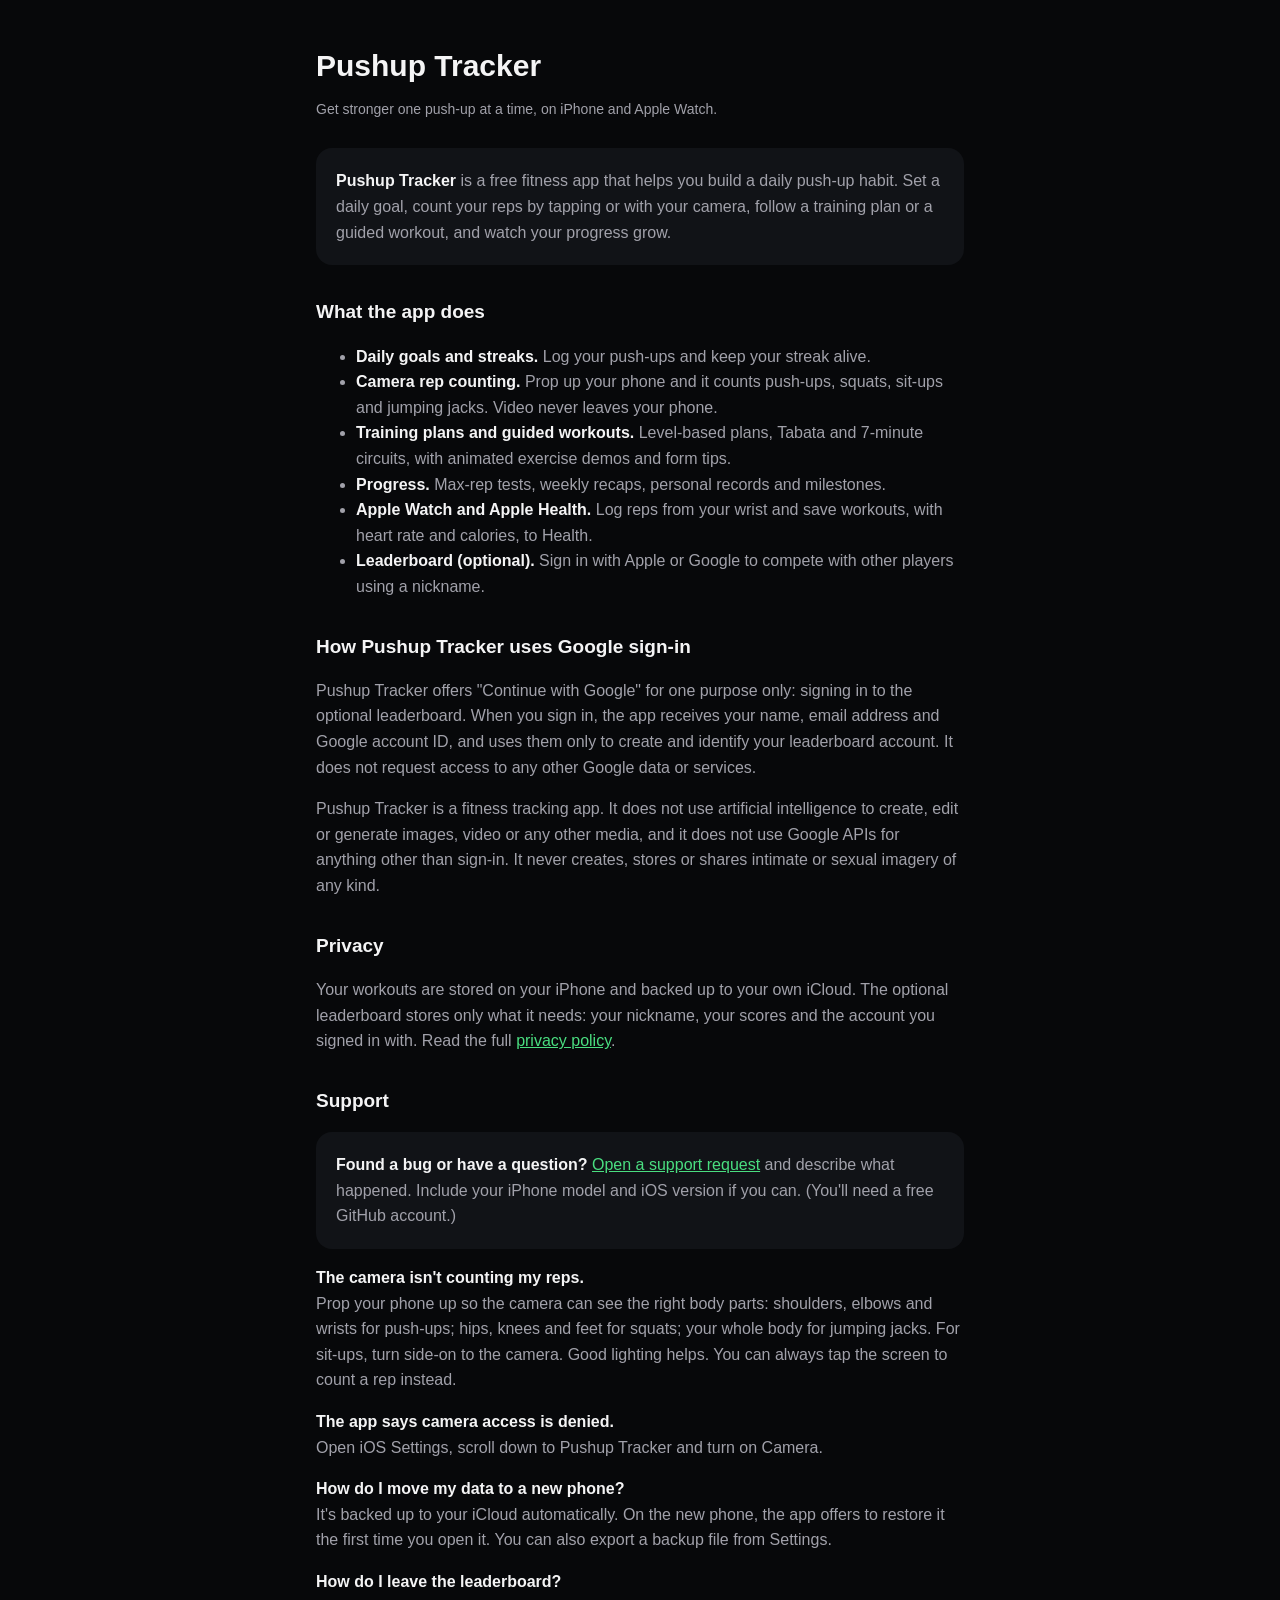
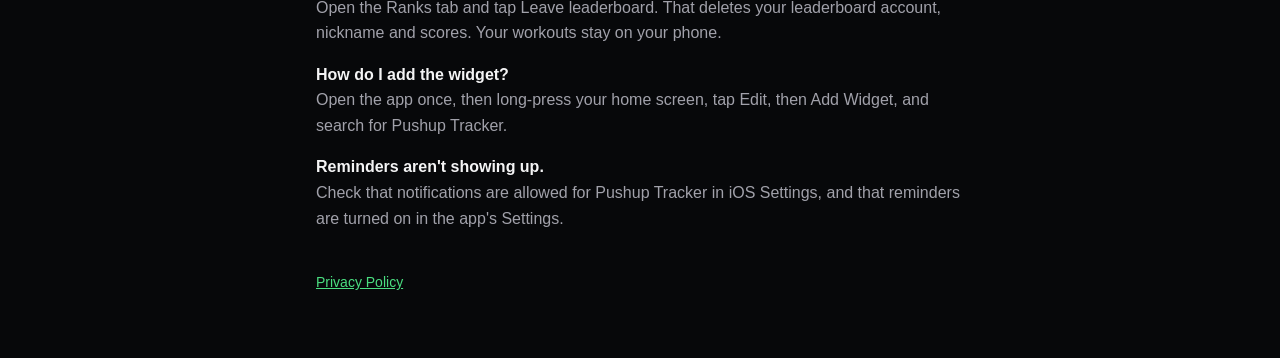
<file: index.html>
<!doctype html>
<html lang="en">
<head>
<meta charset="utf-8">
<meta name="viewport" content="width=device-width, initial-scale=1">
<title>Pushup Tracker: daily push-up tracker for iPhone</title>
<meta name="description" content="Pushup Tracker is an iPhone app that helps you build strength with daily push-up goals, camera rep counting, guided workouts and progress tracking.">
<link rel="stylesheet" href="style.css">
</head>
<body>
<main>
  <h1>Pushup Tracker</h1>
  <p class="updated">Get stronger one push-up at a time, on iPhone and Apple Watch.</p>

  <div class="card">
    <p><strong>Pushup Tracker</strong> is a free fitness app that helps you build a daily push-up habit. Set a daily goal, count your reps by tapping or with your camera, follow a training plan or a guided workout, and watch your progress grow.</p>
  </div>

  <h2>What the app does</h2>
  <ul>
    <li><strong>Daily goals and streaks.</strong> Log your push-ups and keep your streak alive.</li>
    <li><strong>Camera rep counting.</strong> Prop up your phone and it counts push-ups, squats, sit-ups and jumping jacks. Video never leaves your phone.</li>
    <li><strong>Training plans and guided workouts.</strong> Level-based plans, Tabata and 7-minute circuits, with animated exercise demos and form tips.</li>
    <li><strong>Progress.</strong> Max-rep tests, weekly recaps, personal records and milestones.</li>
    <li><strong>Apple Watch and Apple Health.</strong> Log reps from your wrist and save workouts, with heart rate and calories, to Health.</li>
    <li><strong>Leaderboard (optional).</strong> Sign in with Apple or Google to compete with other players using a nickname.</li>
  </ul>

  <h2>How Pushup Tracker uses Google sign-in</h2>
  <p>Pushup Tracker offers "Continue with Google" for one purpose only: signing in to the optional leaderboard. When you sign in, the app receives your name, email address and Google account ID, and uses them only to create and identify your leaderboard account. It does not request access to any other Google data or services.</p>
  <p>Pushup Tracker is a fitness tracking app. It does not use artificial intelligence to create, edit or generate images, video or any other media, and it does not use Google APIs for anything other than sign-in. It never creates, stores or shares intimate or sexual imagery of any kind.</p>

  <h2>Privacy</h2>
  <p>Your workouts are stored on your iPhone and backed up to your own iCloud. The optional leaderboard stores only what it needs: your nickname, your scores and the account you signed in with. Read the full <a href="privacy.html">privacy policy</a>.</p>

  <h2 id="support">Support</h2>
  <div class="card">
    <p><strong>Found a bug or have a question?</strong> <a href="https://github.com/Ogdenriver1/pushup-tracker-support/issues/new">Open a support request</a> and describe what happened. Include your iPhone model and iOS version if you can. (You'll need a free GitHub account.)</p>
  </div>

  <p><strong>The camera isn't counting my reps.</strong><br>
  Prop your phone up so the camera can see the right body parts: shoulders, elbows and wrists for push-ups; hips, knees and feet for squats; your whole body for jumping jacks. For sit-ups, turn side-on to the camera. Good lighting helps. You can always tap the screen to count a rep instead.</p>

  <p><strong>The app says camera access is denied.</strong><br>
  Open iOS Settings, scroll down to Pushup Tracker and turn on Camera.</p>

  <p><strong>How do I move my data to a new phone?</strong><br>
  It's backed up to your iCloud automatically. On the new phone, the app offers to restore it the first time you open it. You can also export a backup file from Settings.</p>

  <p><strong>How do I leave the leaderboard?</strong><br>
  Open the Ranks tab and tap Leave leaderboard. That deletes your leaderboard account, nickname and scores. Your workouts stay on your phone.</p>

  <p><strong>How do I add the widget?</strong><br>
  Open the app once, then long-press your home screen, tap Edit, then Add Widget, and search for Pushup Tracker.</p>

  <p><strong>Reminders aren't showing up.</strong><br>
  Check that notifications are allowed for Pushup Tracker in iOS Settings, and that reminders are turned on in the app's Settings.</p>

  <nav><a href="privacy.html">Privacy Policy</a></nav>
</main>
</body>
</html>
</file>
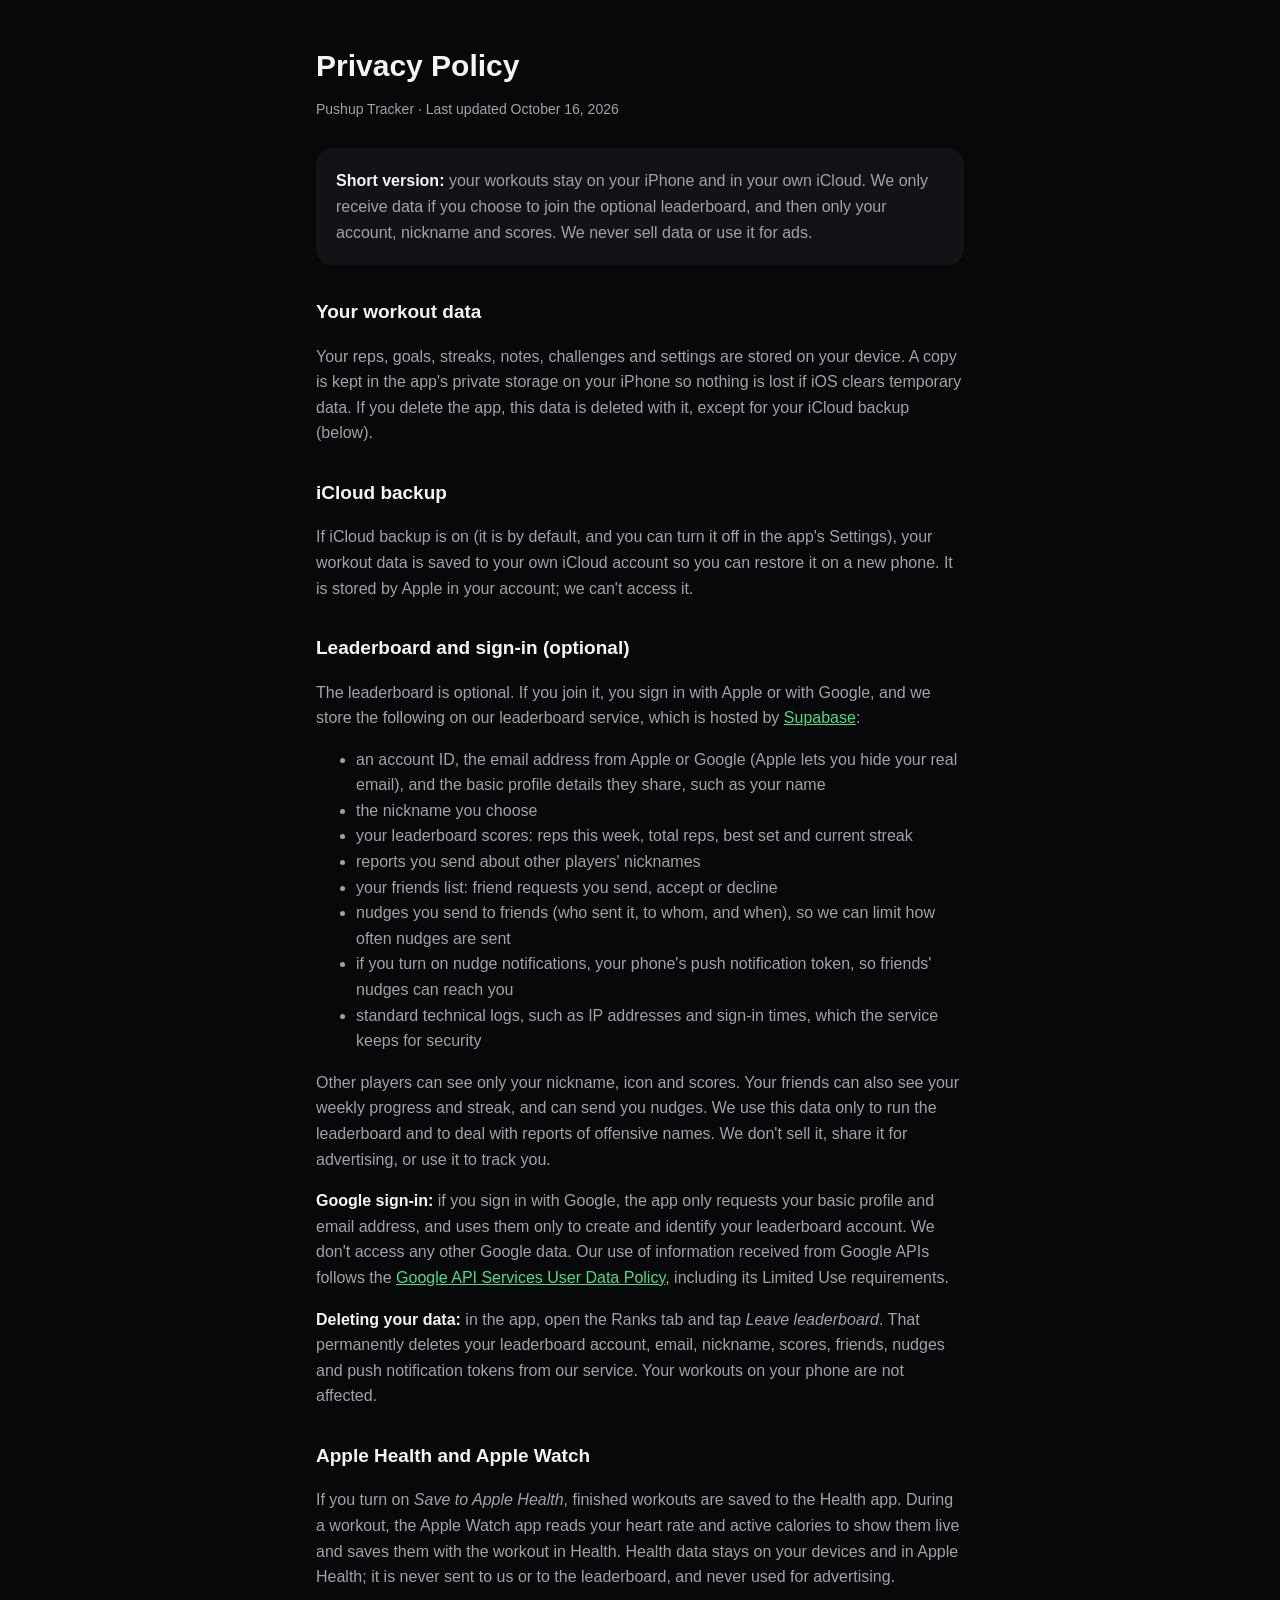
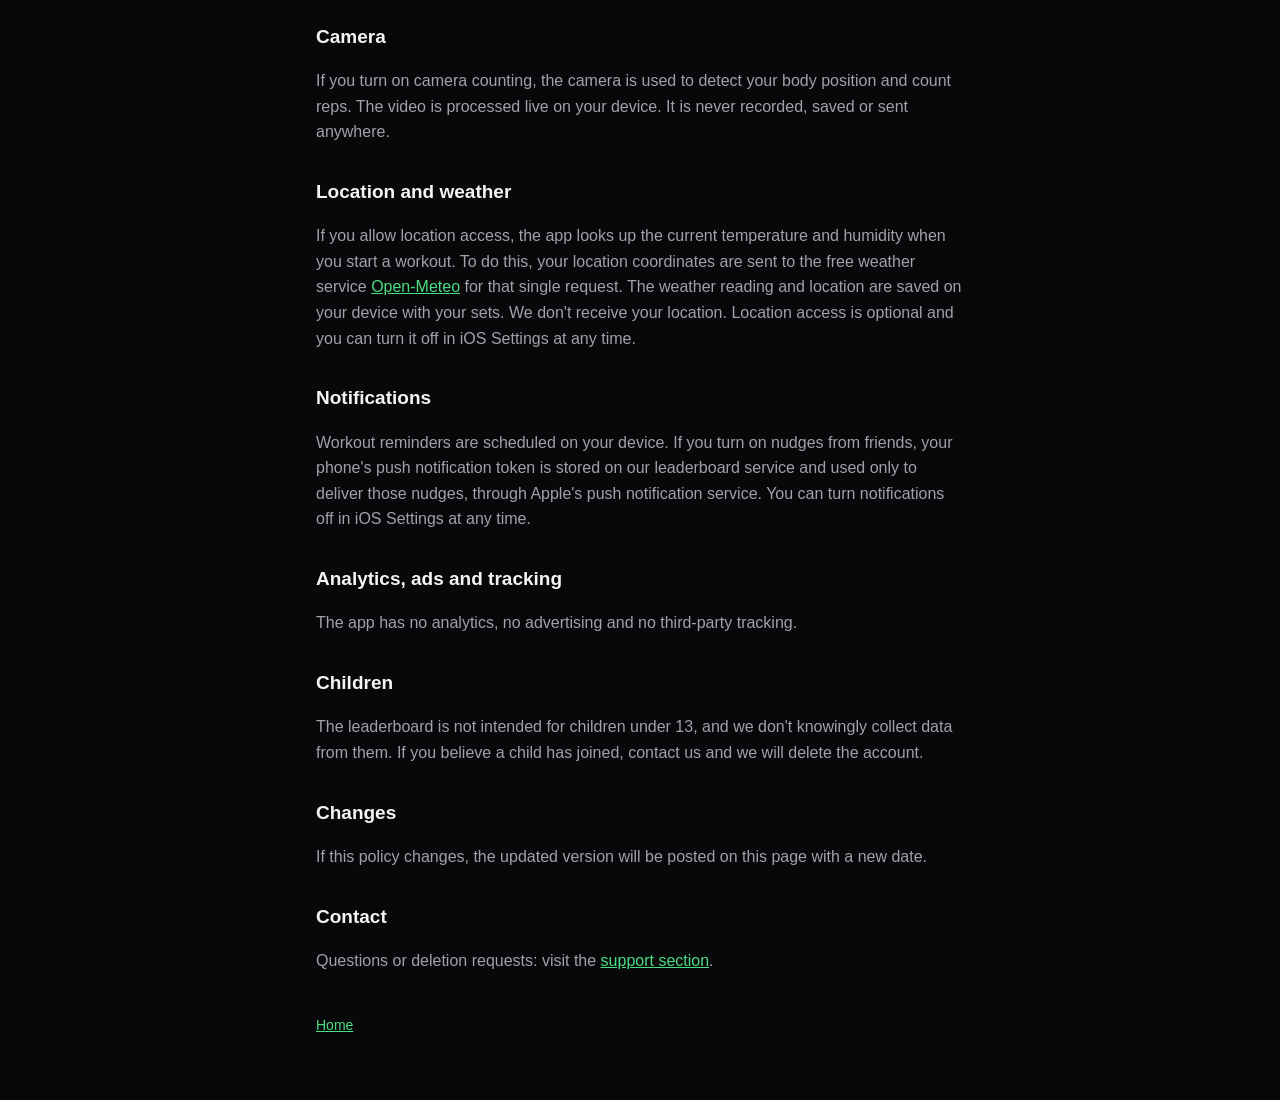
<file: privacy.html>
<!doctype html>
<html lang="en">
<head>
<meta charset="utf-8">
<meta name="viewport" content="width=device-width, initial-scale=1">
<title>Pushup Tracker Privacy Policy</title>
<link rel="stylesheet" href="style.css">
</head>
<body>
<main>
  <h1>Privacy Policy</h1>
  <p class="updated">Pushup Tracker · Last updated October 16, 2026</p>

  <div class="card">
    <p><strong>Short version:</strong> your workouts stay on your iPhone and in your own iCloud. We only receive data if you choose to join the optional leaderboard, and then only your account, nickname and scores. We never sell data or use it for ads.</p>
  </div>

  <h2>Your workout data</h2>
  <p>Your reps, goals, streaks, notes, challenges and settings are stored on your device. A copy is kept in the app's private storage on your iPhone so nothing is lost if iOS clears temporary data. If you delete the app, this data is deleted with it, except for your iCloud backup (below).</p>

  <h2>iCloud backup</h2>
  <p>If iCloud backup is on (it is by default, and you can turn it off in the app's Settings), your workout data is saved to your own iCloud account so you can restore it on a new phone. It is stored by Apple in your account; we can't access it.</p>

  <h2>Leaderboard and sign-in (optional)</h2>
  <p>The leaderboard is optional. If you join it, you sign in with Apple or with Google, and we store the following on our leaderboard service, which is hosted by <a href="https://supabase.com/privacy">Supabase</a>:</p>
  <ul>
    <li>an account ID, the email address from Apple or Google (Apple lets you hide your real email), and the basic profile details they share, such as your name</li>
    <li>the nickname you choose</li>
    <li>your leaderboard scores: reps this week, total reps, best set and current streak</li>
    <li>reports you send about other players' nicknames</li>
    <li>your friends list: friend requests you send, accept or decline</li>
    <li>nudges you send to friends (who sent it, to whom, and when), so we can limit how often nudges are sent</li>
    <li>if you turn on nudge notifications, your phone's push notification token, so friends' nudges can reach you</li>
    <li>standard technical logs, such as IP addresses and sign-in times, which the service keeps for security</li>
  </ul>
  <p>Other players can see only your nickname, icon and scores. Your friends can also see your weekly progress and streak, and can send you nudges. We use this data only to run the leaderboard and to deal with reports of offensive names. We don't sell it, share it for advertising, or use it to track you.</p>
  <p><strong>Google sign-in:</strong> if you sign in with Google, the app only requests your basic profile and email address, and uses them only to create and identify your leaderboard account. We don't access any other Google data. Our use of information received from Google APIs follows the <a href="https://developers.google.com/terms/api-services-user-data-policy">Google API Services User Data Policy</a>, including its Limited Use requirements.</p>
  <p><strong>Deleting your data:</strong> in the app, open the Ranks tab and tap <em>Leave leaderboard</em>. That permanently deletes your leaderboard account, email, nickname, scores, friends, nudges and push notification tokens from our service. Your workouts on your phone are not affected.</p>

  <h2>Apple Health and Apple Watch</h2>
  <p>If you turn on <em>Save to Apple Health</em>, finished workouts are saved to the Health app. During a workout, the Apple Watch app reads your heart rate and active calories to show them live and saves them with the workout in Health. Health data stays on your devices and in Apple Health; it is never sent to us or to the leaderboard, and never used for advertising.</p>

  <h2>Camera</h2>
  <p>If you turn on camera counting, the camera is used to detect your body position and count reps. The video is processed live on your device. It is never recorded, saved or sent anywhere.</p>

  <h2>Location and weather</h2>
  <p>If you allow location access, the app looks up the current temperature and humidity when you start a workout. To do this, your location coordinates are sent to the free weather service <a href="https://open-meteo.com/">Open-Meteo</a> for that single request. The weather reading and location are saved on your device with your sets. We don't receive your location. Location access is optional and you can turn it off in iOS Settings at any time.</p>

  <h2>Notifications</h2>
  <p>Workout reminders are scheduled on your device. If you turn on nudges from friends, your phone's push notification token is stored on our leaderboard service and used only to deliver those nudges, through Apple's push notification service. You can turn notifications off in iOS Settings at any time.</p>

  <h2>Analytics, ads and tracking</h2>
  <p>The app has no analytics, no advertising and no third-party tracking.</p>

  <h2>Children</h2>
  <p>The leaderboard is not intended for children under 13, and we don't knowingly collect data from them. If you believe a child has joined, contact us and we will delete the account.</p>

  <h2>Changes</h2>
  <p>If this policy changes, the updated version will be posted on this page with a new date.</p>

  <h2>Contact</h2>
  <p>Questions or deletion requests: visit the <a href="./#support">support section</a>.</p>

  <nav><a href="./">Home</a></nav>
</main>
</body>
</html>
</file>
<file: style.css>
:root { --bg: #07080a; --card: #111317; --text: #f4f4f5; --muted: #a1a1aa; --accent: #4ade80; }
* { box-sizing: border-box; }
body { margin: 0; background: var(--bg); color: var(--text); font: 16px/1.6 -apple-system, BlinkMacSystemFont, "Segoe UI", Roboto, sans-serif; }
main { max-width: 680px; margin: 0 auto; padding: 48px 16px 64px; }
h1 { font-size: 30px; line-height: 1.2; margin: 0 0 6px; }
h2 { font-size: 19px; margin: 32px 0 8px; }
p, li { color: var(--muted); }
strong { color: var(--text); }
a { color: var(--accent); }
.updated { font-size: 14px; margin-bottom: 28px; }
.card { background: var(--card); border-radius: 16px; padding: 4px 20px; margin: 16px 0; }
nav { margin-top: 40px; font-size: 14px; }
</file>
